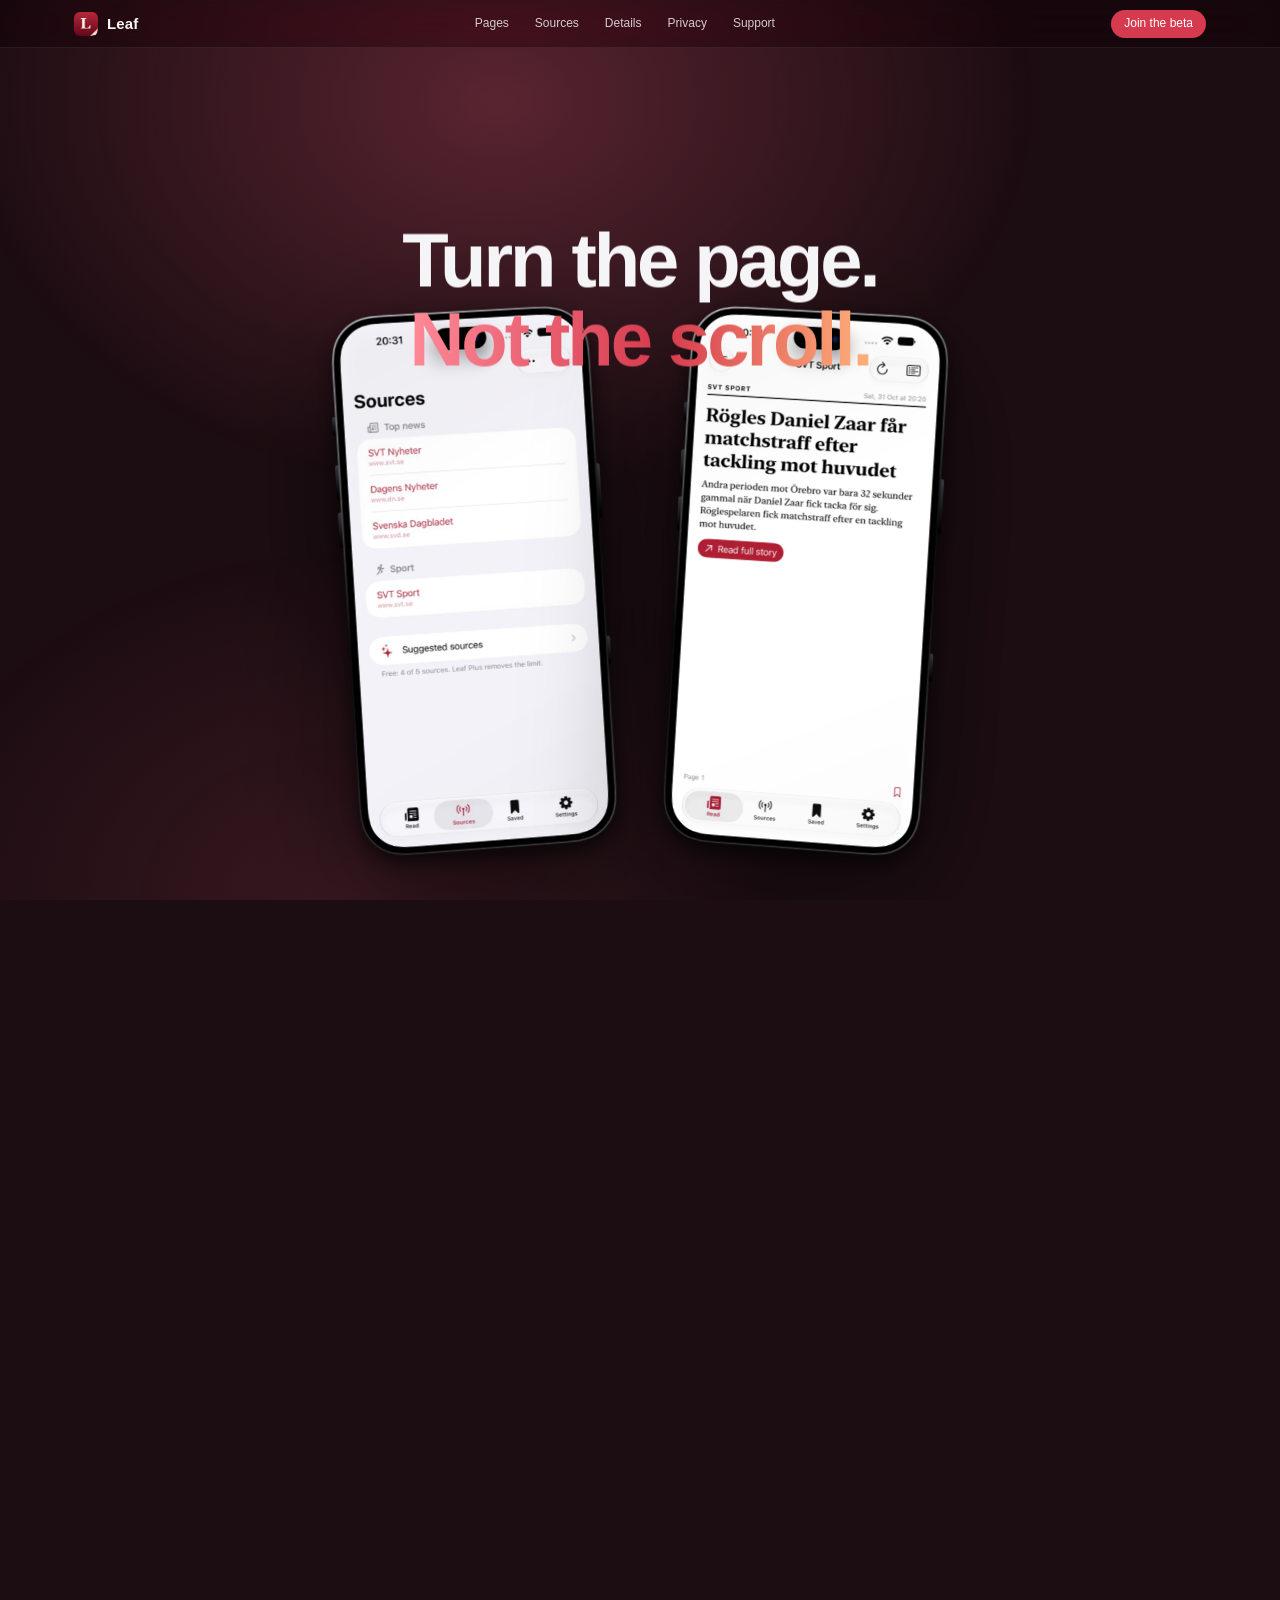
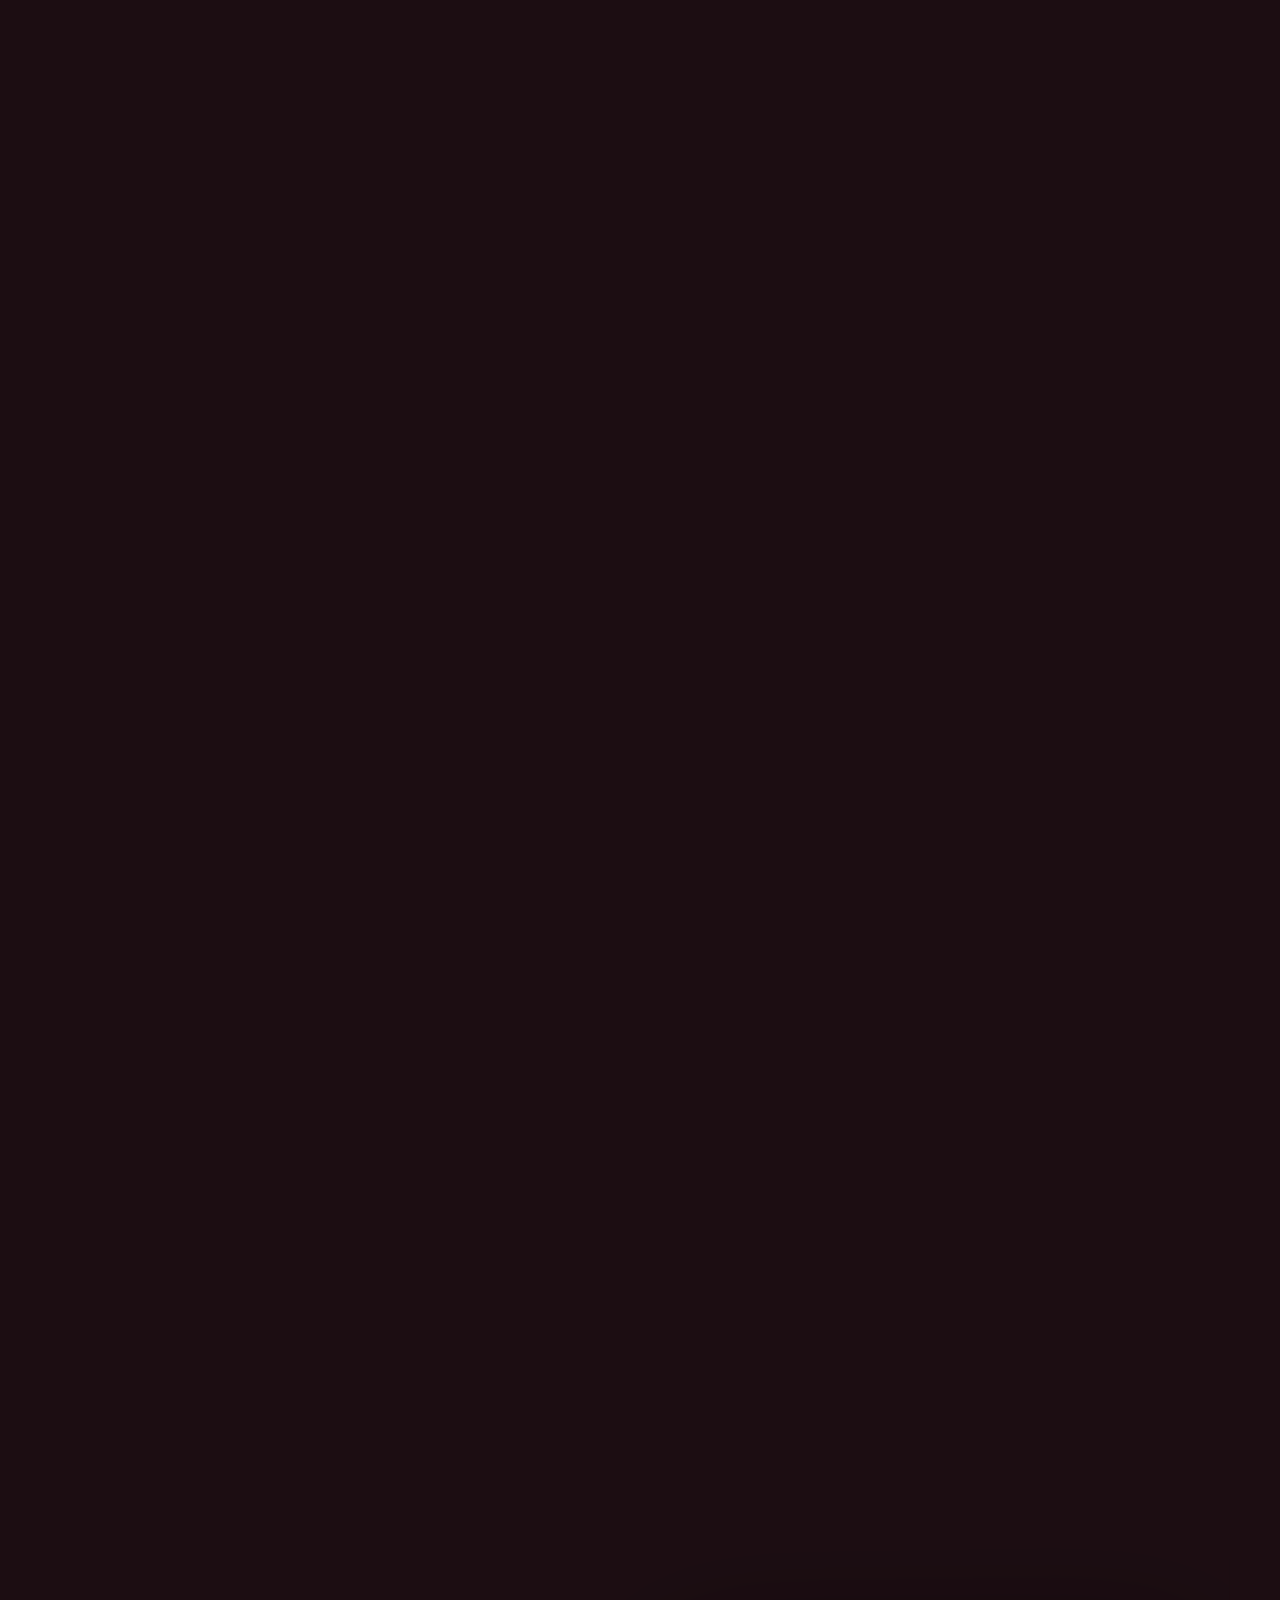
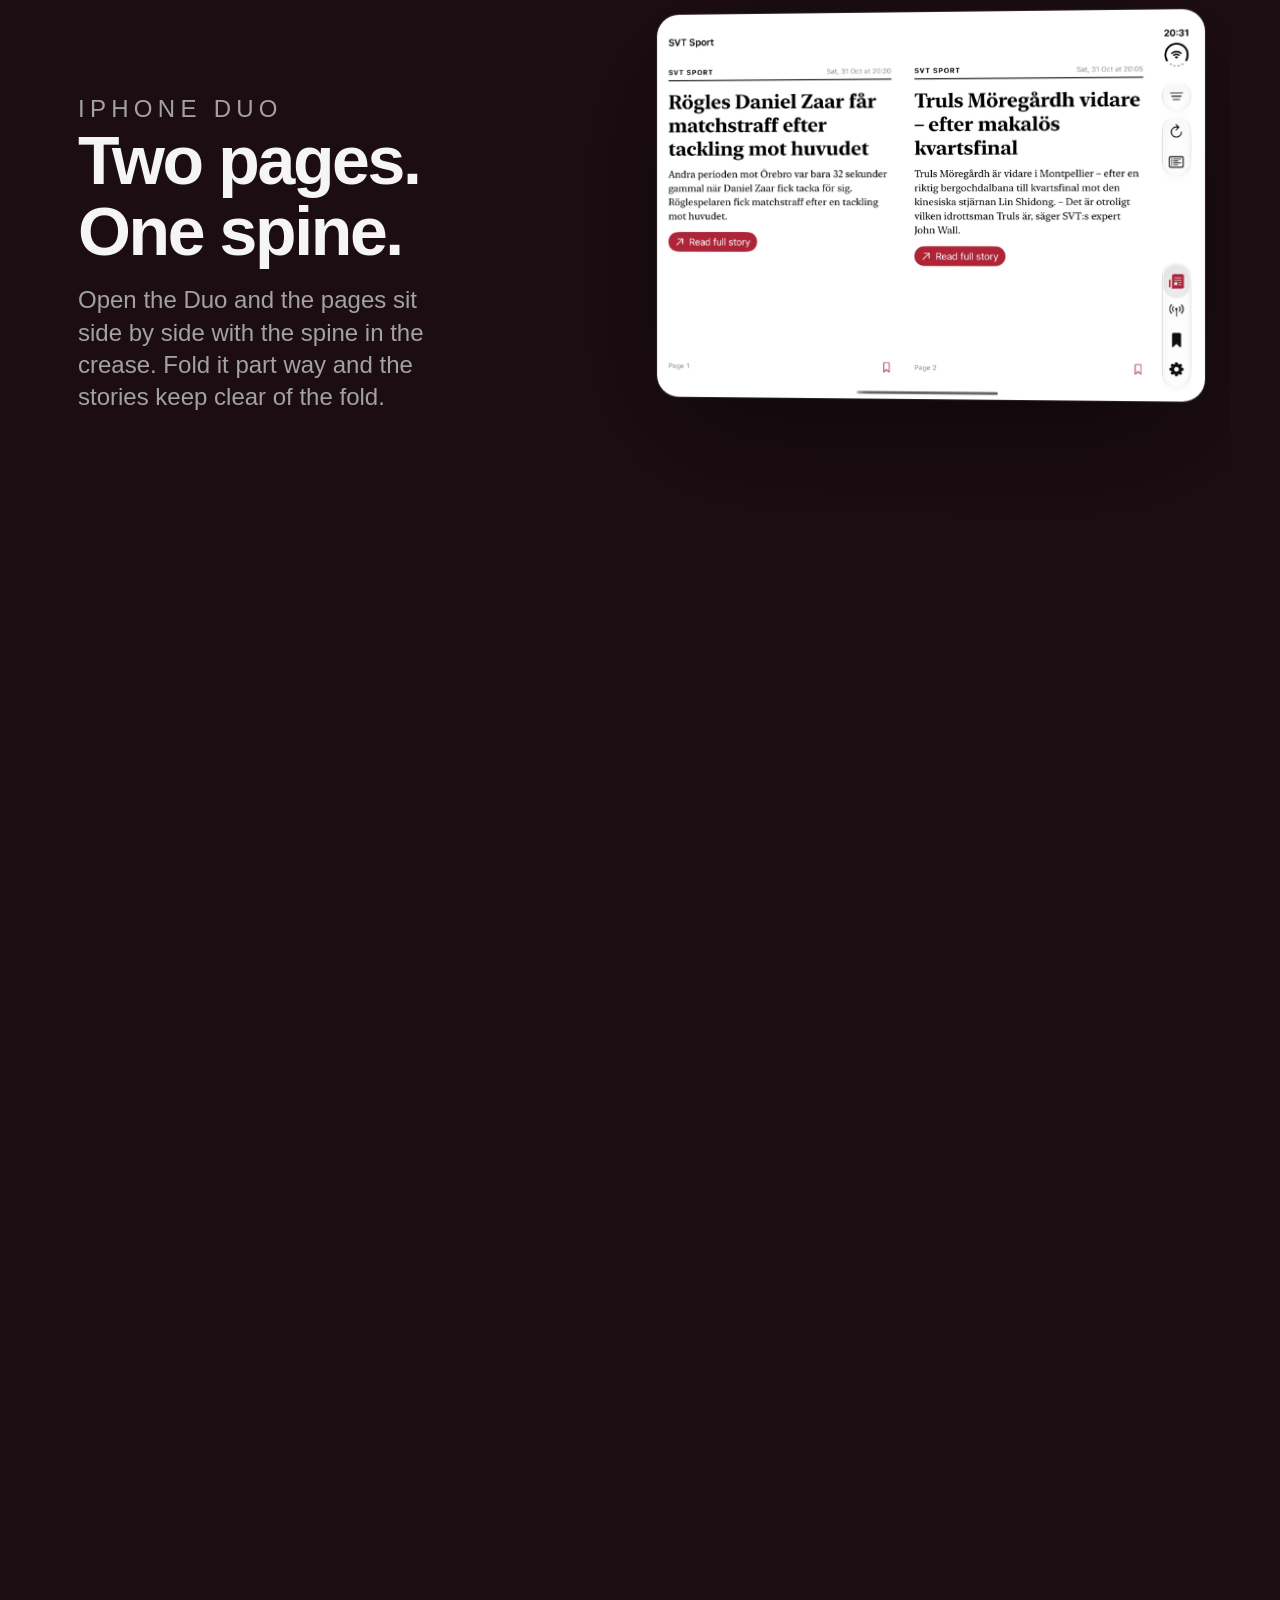
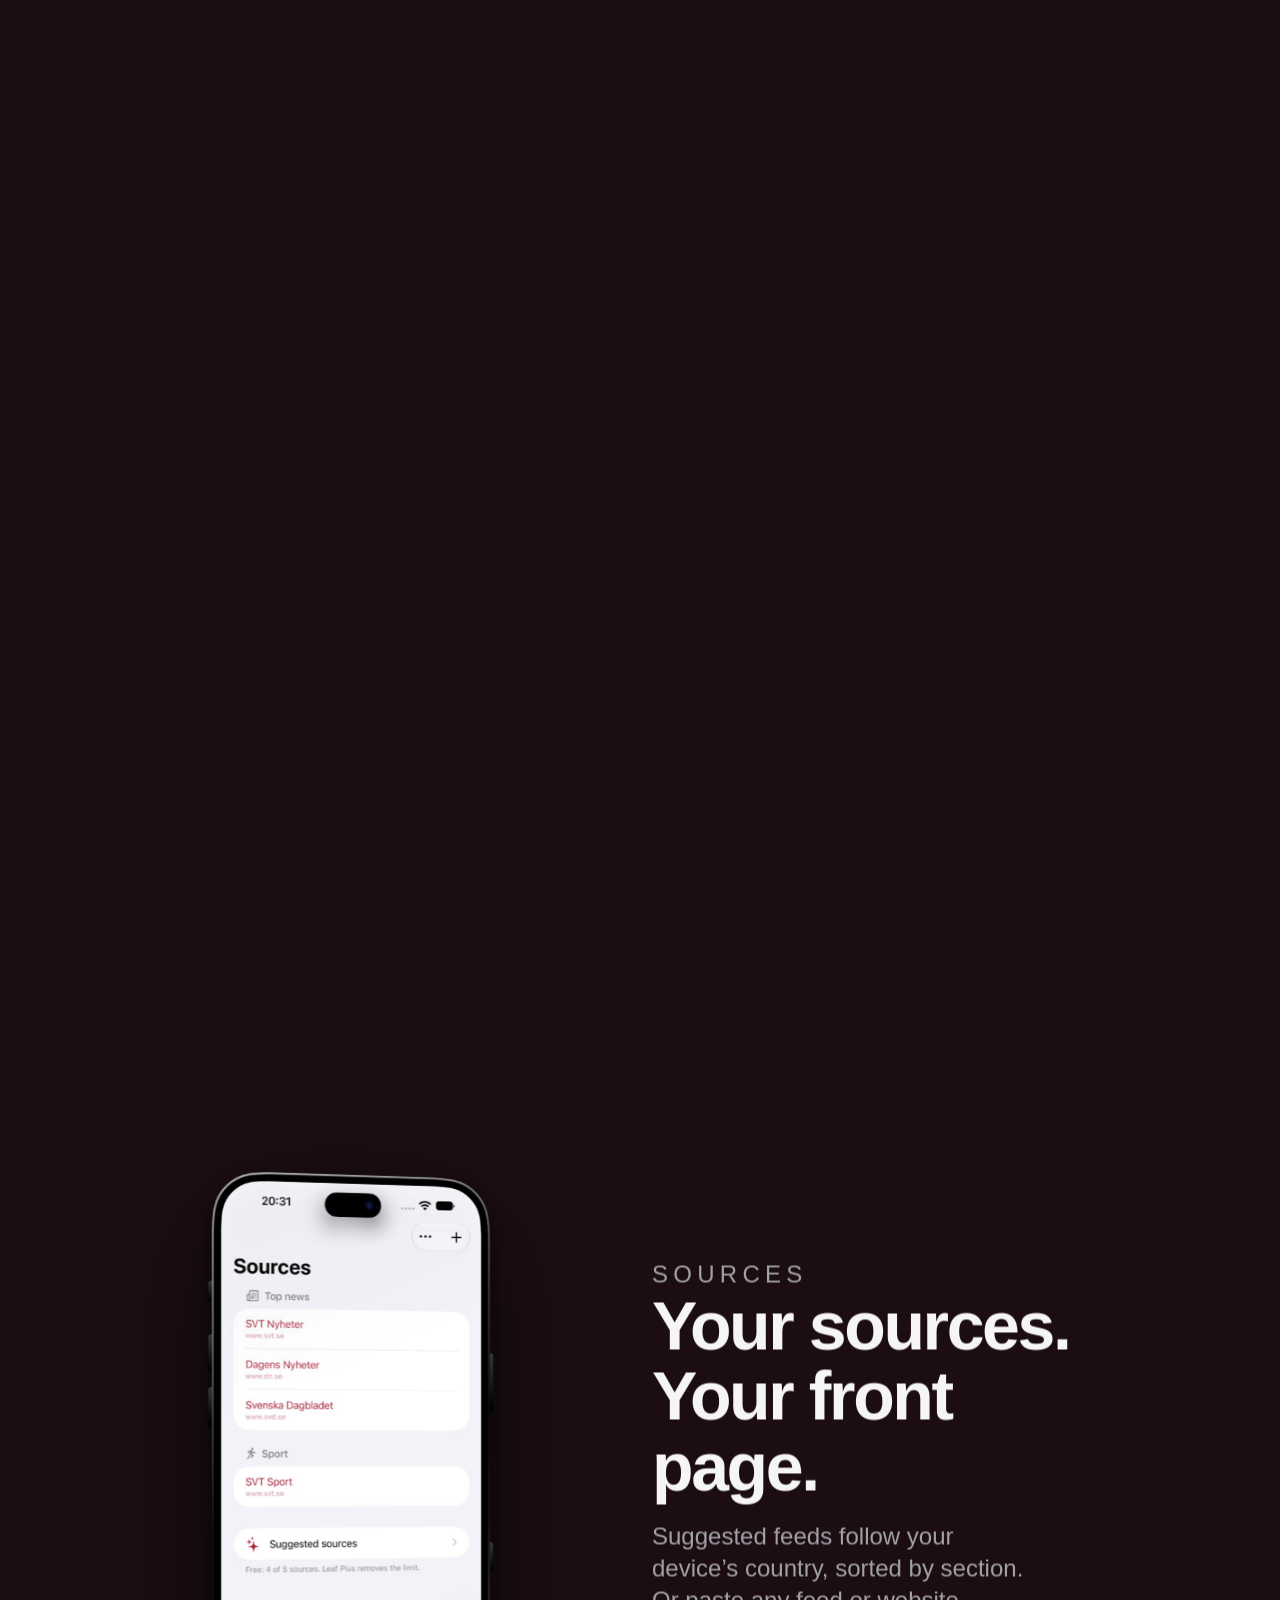
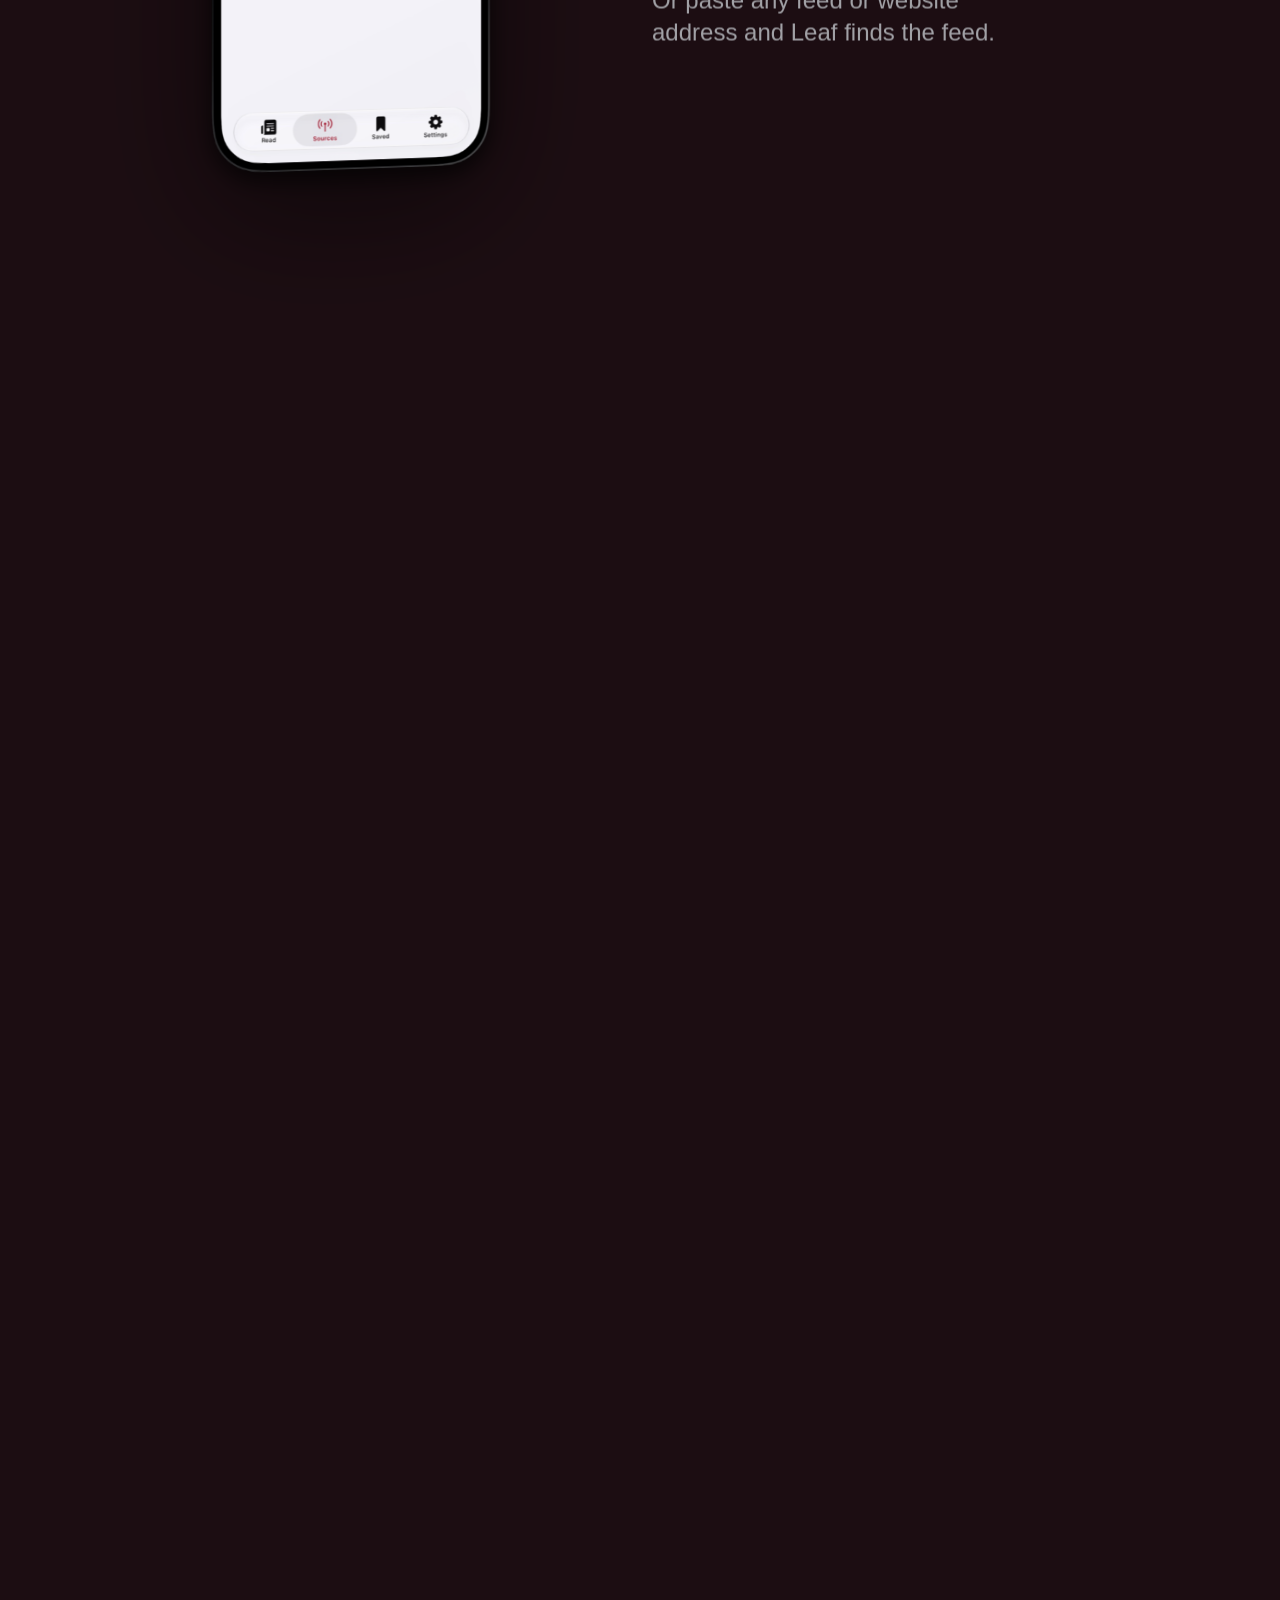
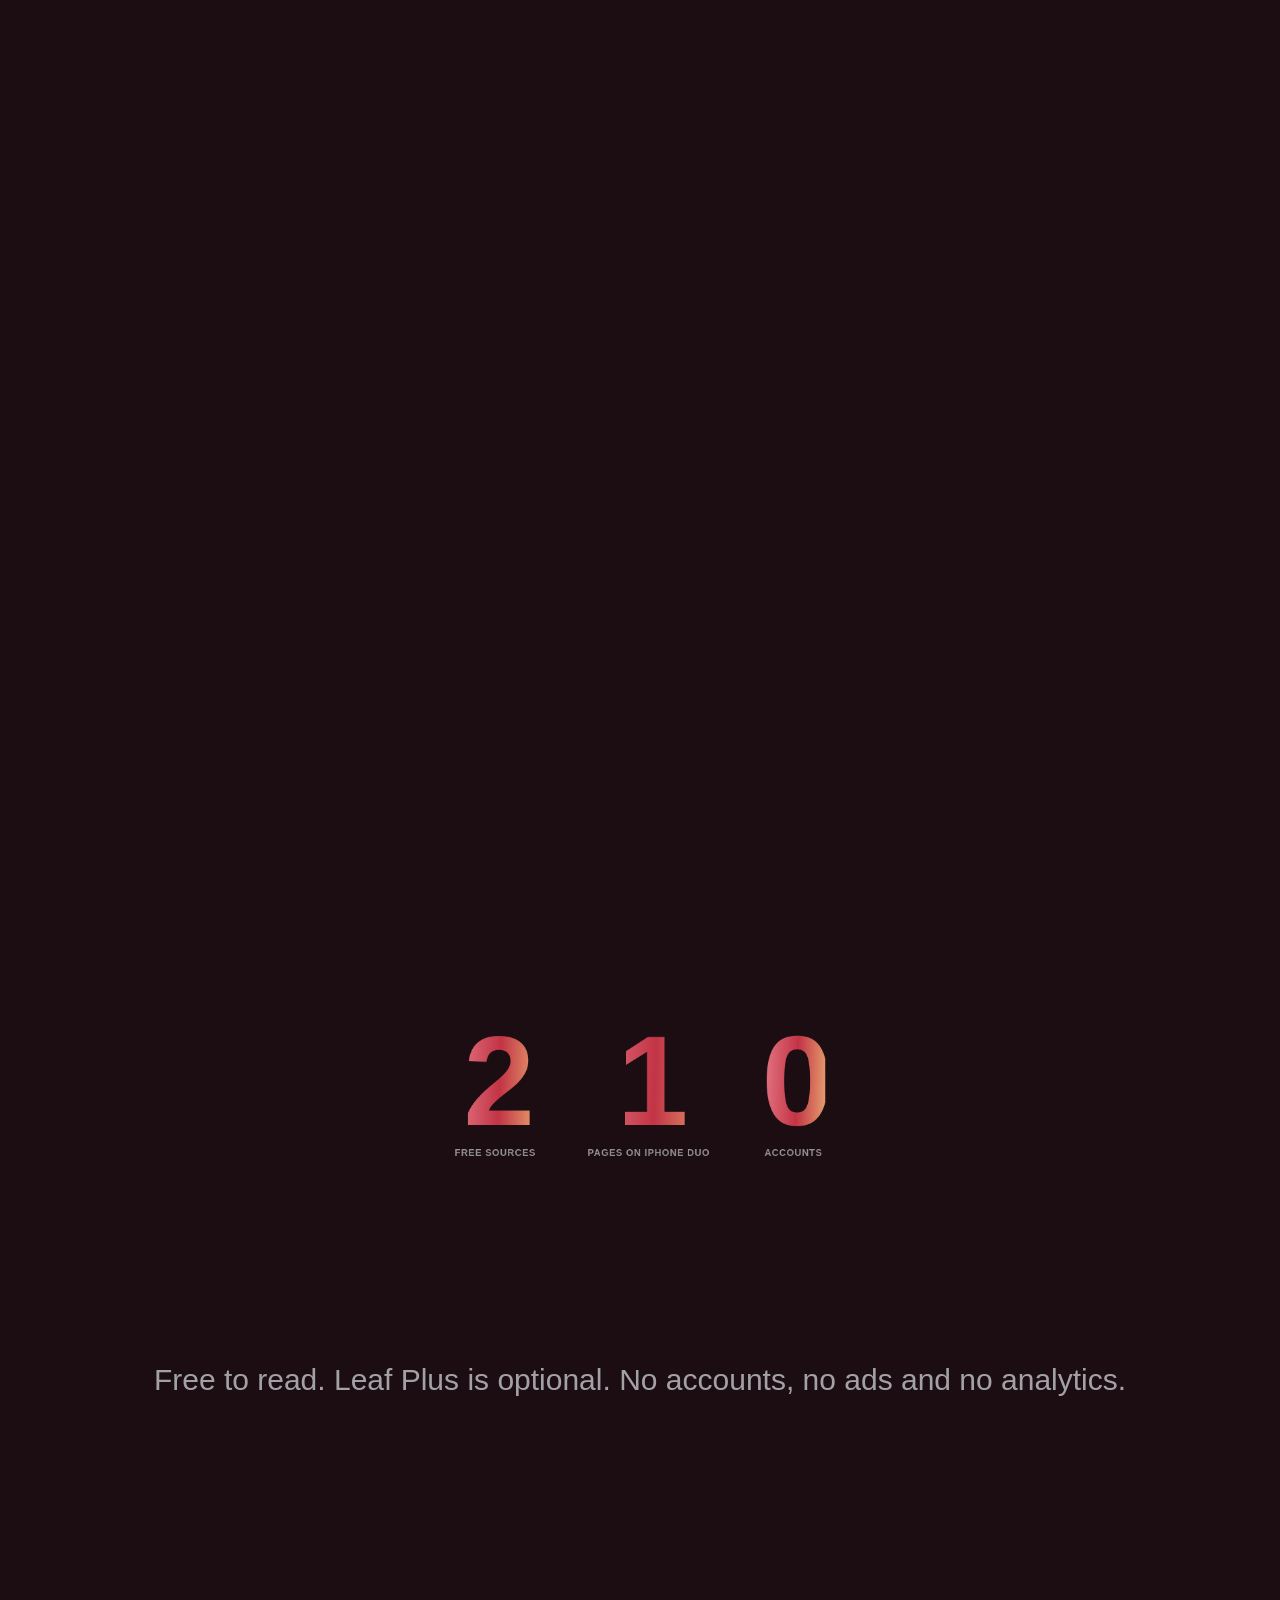
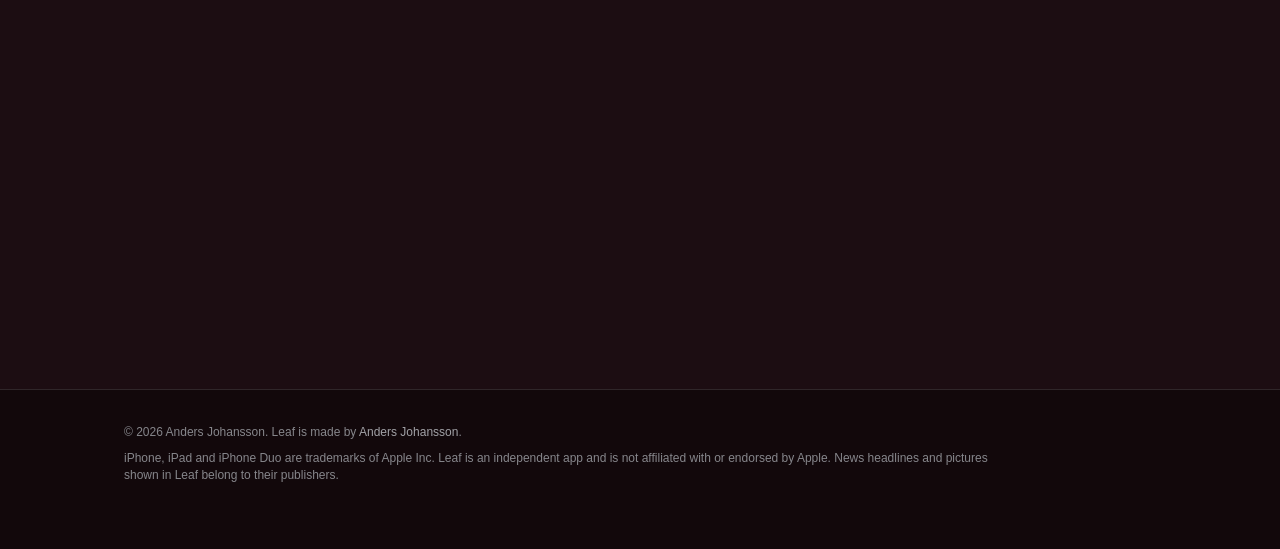
<file: index.html>
<!doctype html>
<html lang="en">
<head>
  <meta charset="utf-8">
  <meta name="viewport" content="width=device-width, initial-scale=1, viewport-fit=cover">
  <title>Leaf – an RSS reader where the news turns like a page</title>
  <meta name="description" content="Leaf is an RSS reader for iPhone, iPad and iPhone Duo where every story is a page and the page curls over like paper. iCloud sync, a widget, a morning edition, no accounts and no tracking.">
  <meta name="theme-color" content="#14080b">
  <link rel="icon" type="image/png" href="assets/favicon.png">
  <link rel="apple-touch-icon" href="assets/apple-touch-icon.png">
  <meta property="og:title" content="Leaf">
  <meta property="og:description" content="The news, one page at a time. An RSS reader for iPhone, iPad and iPhone Duo.">
  <meta property="og:type" content="website">
  <meta property="og:url" content="https://idrewn.github.io/leaf-site/">
  <meta property="og:image" content="https://idrewn.github.io/leaf-site/assets/og.jpg">
  <link rel="stylesheet" href="motion.css">
  <link rel="stylesheet" href="theme.css">
</head>
<body>
<div class="ambient" aria-hidden="true"></div>
<header class="nav"><div class="wrap">
  <a class="brand" href="./"><img src="assets/icon.png" alt="" width="24" height="24">Leaf</a>
  <ul><li><a href="#pages">Pages</a></li><li><a href="#sources">Sources</a></li><li><a href="#details">Details</a></li><li><a href="privacy.html">Privacy</a></li><li><a href="support.html">Support</a></li></ul>
  <a class="buy" href="https://testflight.apple.com/join/WN9FSDAE">Join the beta</a>
</div></header>
<main>
<section class="stage hero" id="top" style="--n:3.3" data-stage data-bg="#14080b" data-glow="214,58,78">
  <div class="pin">
    <div class="hero-copy" data-beat="-1,-0.5,0.2,0.46" data-travel="-110">
      <p class="eyebrow">RSS reader · iPhone · iPad · iPhone Duo</p>
      <h1>Leaf.<br><span class="grad">The news, one page at a time.</span></h1>
      <p class="lead">Follow the sources you choose and turn each story like a page in a newspaper.</p>
      <div class="cta"><a class="pill fill" href="https://testflight.apple.com/join/WN9FSDAE">Join the beta</a><a class="pill line" href="#pages">See how it turns</a></div>
    </div>
    <p class="hero-tag" data-beat="0.42,0.62,2,3" data-travel="50">Turn the page.<br><span class="grad">Not the scroll.</span></p>
    <div class="fan"><div class="device" data-motion="fan" data-i="0" data-n="2"><img src="assets/phone-sources.png" alt="Leaf: choosing sources" width="1306" height="2360"></div><div class="device" data-motion="fan" data-i="1" data-n="2"><img src="assets/phone-iphone.png" alt="Leaf: a story as a page" width="1306" height="2360"></div></div>
  </div>
</section>
<section class="stage" id="pages" style="--n:3.15" data-stage data-bg="#1a0a0e" data-glow="214,58,78">
  <i class="mark" aria-hidden="true" data-bg="#1a0a0e" data-glow="214,58,78" style="position:absolute;left:0;top:32.94%;width:1px;height:1px"></i>
<i class="mark" aria-hidden="true" data-bg="#1c0d12" data-glow="230,90,120" style="position:absolute;left:0;top:67.06%;width:1px;height:1px"></i>
  <div class="pin split">
    <div class="copy"><div class="beat" data-beat="-1.000,-0.500,0.450,0.550">
        <p class="eyebrow">Pages that turn</p>
        <h2>A story is a page.</h2>
        <p>No endless scroll. A story is a page, the next story is the next page, and turning it feels like paper.</p>
      </div><div class="beat" data-beat="0.450,0.550,2.000,3.000">
        <p class="eyebrow">iPhone Duo</p>
        <h2>Two pages. One spine.</h2>
        <p>Open the Duo and the pages sit side by side with the spine in the crease. Fold it part way and the stories keep clear of the fold.</p>
      </div></div>
    <div class="devwrap"><div class="device wide" data-motion="wide" style="aspect-ratio:1600/1125"><img data-beat="-1.000,-0.500,0.440,0.560" src="assets/duo-curl.jpg" alt="A page curling over in Leaf on an iPhone Duo" loading="lazy" width=1600 height=1125><img data-beat="0.440,0.560,2.000,3.000" src="assets/duo.jpg" alt="Leaf on an iPhone Duo with two pages" loading="lazy" width=1600 height=1125></div></div>
  </div>
</section>
<section class="stage" id="sources" style="--n:3.15" data-stage data-bg="#17090c" data-glow="255,138,110">
  <i class="mark" aria-hidden="true" data-bg="#17090c" data-glow="255,138,110" style="position:absolute;left:0;top:32.94%;width:1px;height:1px"></i>
<i class="mark" aria-hidden="true" data-bg="#1f0c0f" data-glow="214,58,78" style="position:absolute;left:0;top:67.06%;width:1px;height:1px"></i>
  <div class="pin split flip">
    <div class="copy"><div class="beat" data-beat="-1.000,-0.500,0.450,0.550">
        <p class="eyebrow">Sources</p>
        <h2>Your sources. Your front page.</h2>
        <p>Suggested feeds follow your device&rsquo;s country, sorted by section. Or paste any feed or website address and Leaf finds the feed.</p>
      </div><div class="beat" data-beat="0.450,0.550,2.000,3.000">
        <p class="eyebrow">Reading</p>
        <h2>Read it your way.</h2>
        <p>Search, jump from the table of contents, show only unread stories, and choose typeface, text size and a paper or sepia background.</p>
      </div></div>
    <div class="devwrap"><div class="device" data-motion="sway"><img data-beat="-1.000,-0.500,0.440,0.560" src="assets/phone-sources.png" alt="Choosing sources" loading="lazy" width=1306 height=2360><img data-beat="0.440,0.560,2.000,3.000" src="assets/phone-iphone.png" alt="A story in Leaf" loading="lazy" width=1306 height=2360></div></div>
  </div>
</section>
<section class="stage numbers" style="--n:2.6" data-stage data-bg="#1a0b12" data-glow="200,60,140">
  <div class="pin"><div class="row" data-zoom><div><div class="n grad" data-count="5" data-pre="" data-suf="">0</div><div class="l">free sources</div></div><div><div class="n grad" data-count="2" data-pre="" data-suf="">0</div><div class="l">pages on iPhone Duo</div></div><div><div class="n grad" data-count="0" data-pre="" data-suf="">0</div><div class="l">accounts</div></div></div><p class="sentence">Free to read. Leaf Plus is optional. No accounts, no ads and no analytics.</p></div>
</section>
<section class="block center" id="details" data-bg="#14080b" data-glow="214,58,78">
  <div class="wrap">
    <p class="eyebrow" data-reveal>Details</p>
    <h2 data-reveal>A newspaper that is yours.</h2>
    <p class="lead" data-reveal>The sources are your own and the front page is made fresh each time.</p>
    <div class="bento"><div class="tile w4 hot" data-reveal><span class="k">iCloud</span><h3>Where you left off.</h3><p>Your sources, saved stories and reading place sync between your devices through iCloud, and are in your iCloud backup, so a new phone picks up on the same page.</p></div><div class="tile " data-reveal><span class="k">Widget</span><h3>The front page, on your Home Screen.</h3><p>The latest headlines on your Home Screen and Lock Screen. Tap one to open that page.</p></div><div class="tile " data-reveal><span class="k">Your feeds</span><h3>Bring your list.</h3><p>Paste a feed or a website address, or move your list with an OPML file.</p></div><div class="tile " data-reveal><span class="k">Local</span><h3>Sources for where you live.</h3><p>Suggested feeds follow your country: Sweden first, then Norway, Denmark, Finland, Germany, France, Spain, the UK, the US and a global list.</p></div><div class="tile w3" data-reveal><span class="k">Plus</span><h3>Free to read. Plus to go further.</h3><p>Leaf Plus is an optional subscription, monthly or yearly: as many sources as you like, notifications from the sources you pick, a morning edition and saved stories. Cancel any time in your Apple ID settings.</p></div><div class="tile w3" data-reveal><span class="k">Private</span><h3>Private by design.</h3><p>No accounts, no ads, no analytics and no servers of mine. Notifications are made on your device. <a href="privacy.html">Read the privacy policy</a>.</p></div></div>
  </div>
</section>
<section class="cta-block" id="get" data-bg="#14080b" data-glow="214,58,78">
  <div class="wrap">
    <img class="icon" src="assets/icon.png" alt="Leaf app icon" width="132" height="132" data-reveal>
    <h2 data-reveal>Get Leaf.</h2>
    <p class="lead" data-reveal>In TestFlight beta now. For iPhone and iPad with iOS 26 or later, in English and Swedish. The fold-aware iPhone Duo layout needs iOS 27.1.</p>
    <div class="cta" data-reveal><a class="pill fill" href="https://testflight.apple.com/join/WN9FSDAE">Join the beta</a><a class="pill line" href="support.html">Support</a></div>
    
  </div>
</section>
</main>
<footer><div class="wrap"><p>&copy; 2026 Anders Johansson. Leaf is made by <a href="https://github.com/iDrewn">Anders Johansson</a>.</p>
    <p>iPhone, iPad and iPhone Duo are trademarks of Apple Inc. Leaf is an independent app and is not affiliated with or endorsed by Apple. News headlines and pictures shown in Leaf belong to their publishers.</p></div></footer>
<script src="motion.js" defer></script>
</body>
</html>
</file>
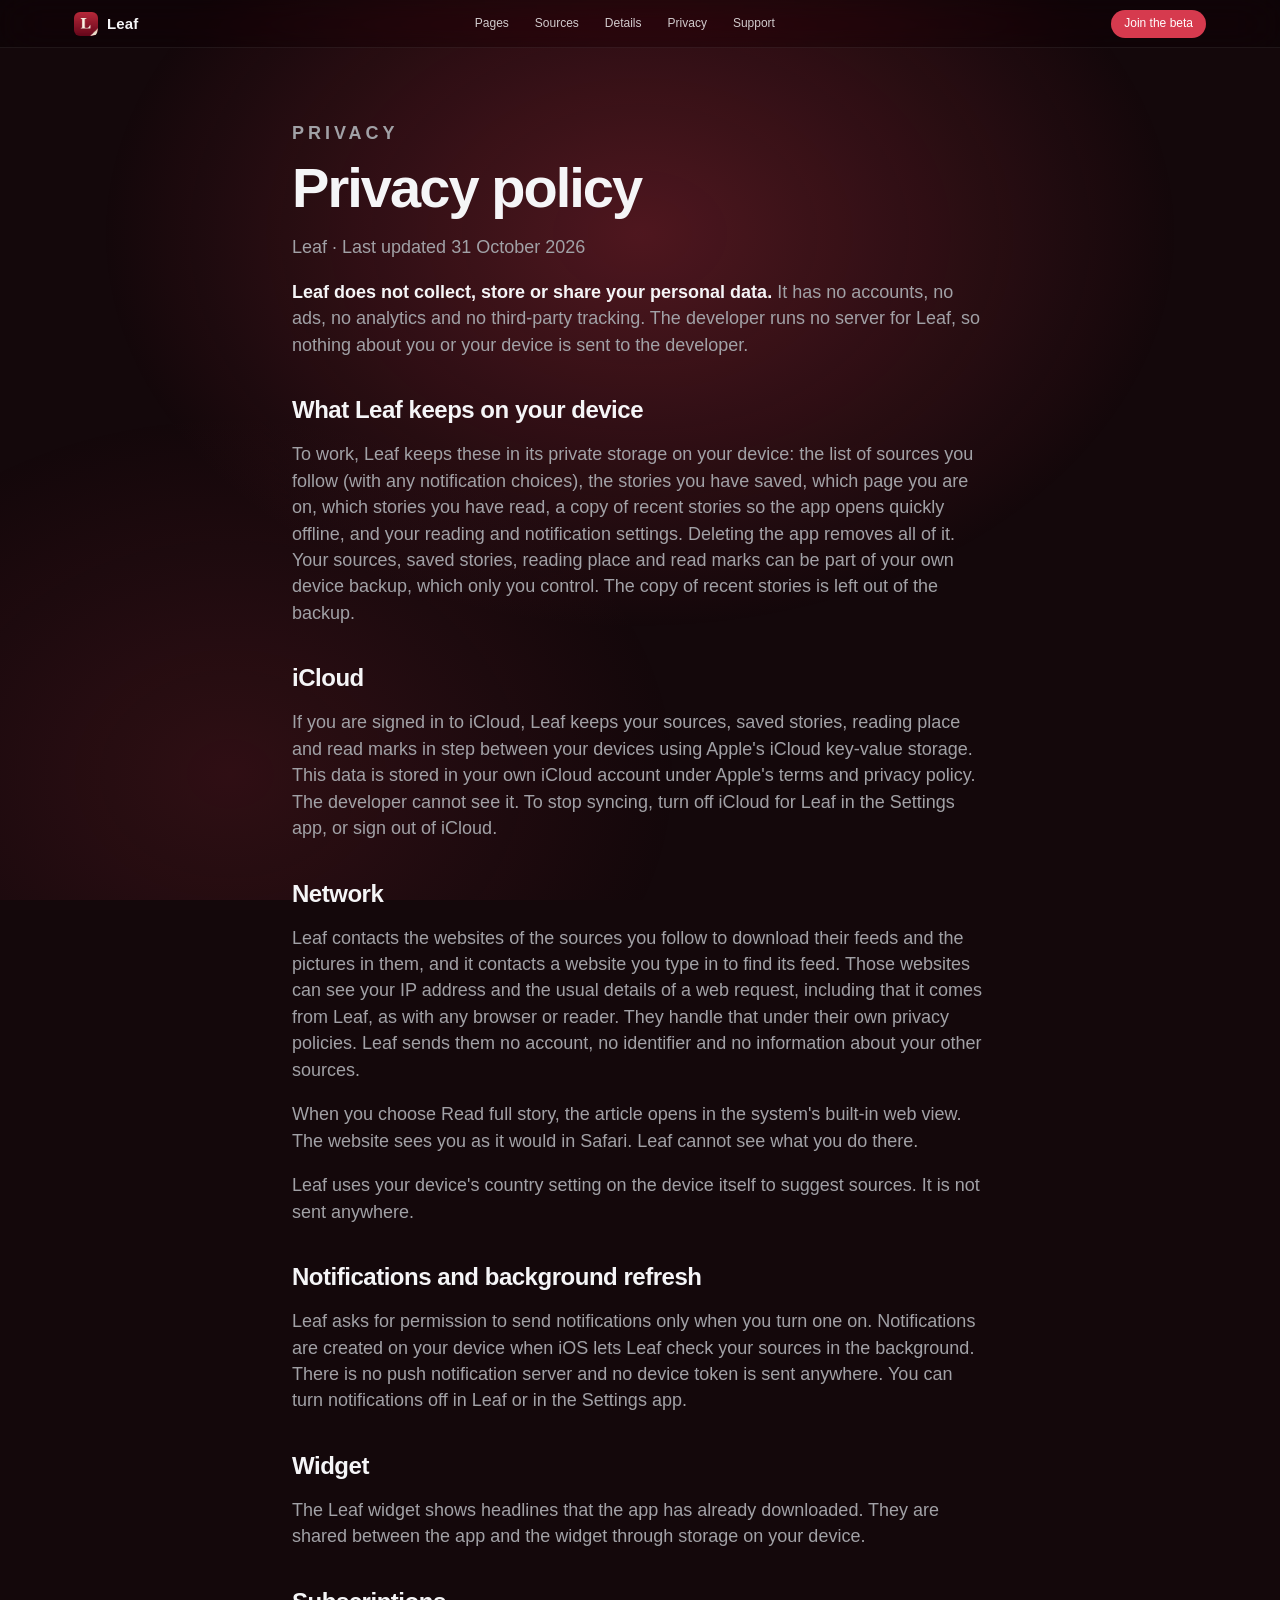
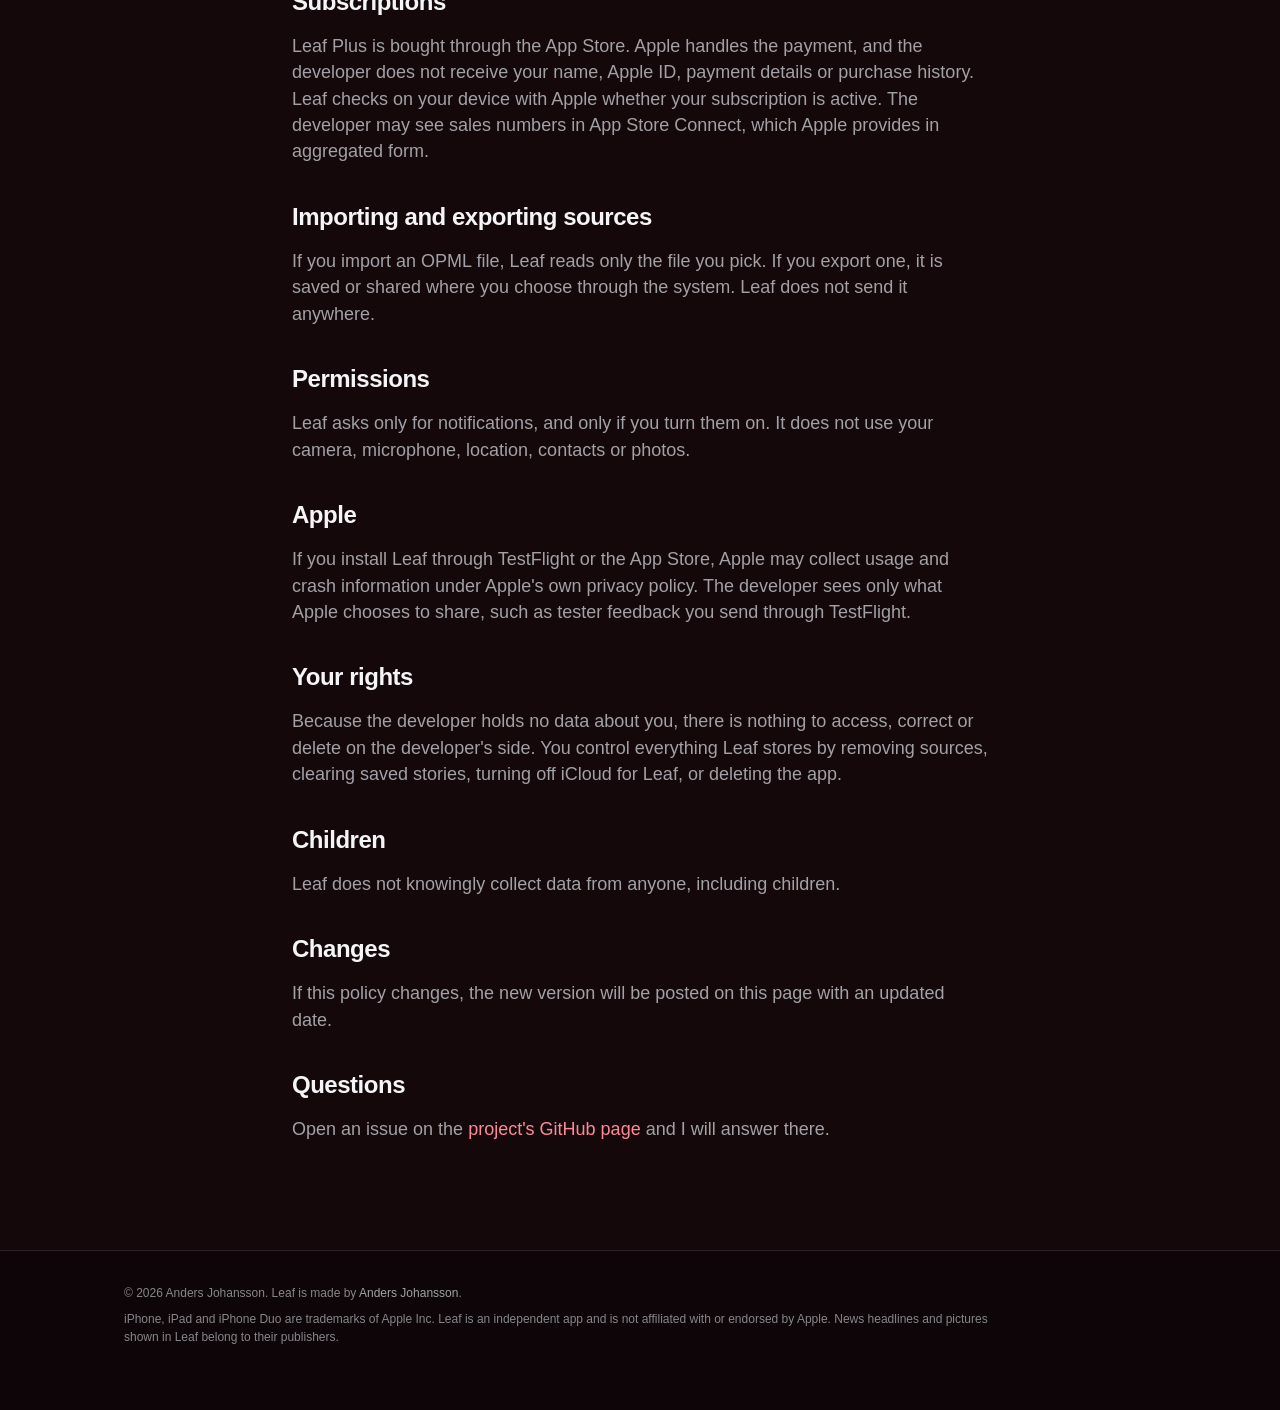
<file: privacy.html>
<!doctype html>
<html lang="en">
<head>
  <meta charset="utf-8">
  <meta name="viewport" content="width=device-width, initial-scale=1, viewport-fit=cover">
  <title>Privacy policy – Leaf</title>
  <meta name="description" content="How Leaf handles your data.">
  <meta name="theme-color" content="#14080b">
  <link rel="icon" type="image/png" href="assets/favicon.png">
  <link rel="apple-touch-icon" href="assets/apple-touch-icon.png">
  <link rel="stylesheet" href="motion.css">
  <link rel="stylesheet" href="theme.css">
</head>
<body>
<div class="ambient" aria-hidden="true"></div>
<header class="nav"><div class="wrap">
  <a class="brand" href="./"><img src="assets/icon.png" alt="" width="24" height="24">Leaf</a>
  <ul><li><a href="./#pages">Pages</a></li><li><a href="./#sources">Sources</a></li><li><a href="./#details">Details</a></li><li><a href="./privacy.html">Privacy</a></li><li><a href="./support.html">Support</a></li></ul>
  <a class="buy" href="https://testflight.apple.com/join/WN9FSDAE">Join the beta</a>
</div></header>
<main class="doc">
  <article class="prose">
    <p class="eyebrow">Privacy</p>
  <h1>Privacy policy</h1>
    <p class="meta">Leaf &middot; Last updated 31 October 2026</p>

    <p><strong>Leaf does not collect, store or share your personal data.</strong> It has no accounts, no ads, no analytics and no third-party tracking. The developer runs no server for Leaf, so nothing about you or your device is sent to the developer.</p>

    <h2>What Leaf keeps on your device</h2>
    <p>To work, Leaf keeps these in its private storage on your device: the list of sources you follow (with any notification choices), the stories you have saved, which page you are on, which stories you have read, a copy of recent stories so the app opens quickly offline, and your reading and notification settings. Deleting the app removes all of it. Your sources, saved stories, reading place and read marks can be part of your own device backup, which only you control. The copy of recent stories is left out of the backup.</p>

    <h2>iCloud</h2>
    <p>If you are signed in to iCloud, Leaf keeps your sources, saved stories, reading place and read marks in step between your devices using Apple's iCloud key-value storage. This data is stored in your own iCloud account under Apple's terms and privacy policy. The developer cannot see it. To stop syncing, turn off iCloud for Leaf in the Settings app, or sign out of iCloud.</p>

    <h2>Network</h2>
    <p>Leaf contacts the websites of the sources you follow to download their feeds and the pictures in them, and it contacts a website you type in to find its feed. Those websites can see your IP address and the usual details of a web request, including that it comes from Leaf, as with any browser or reader. They handle that under their own privacy policies. Leaf sends them no account, no identifier and no information about your other sources.</p>
    <p>When you choose Read full story, the article opens in the system's built-in web view. The website sees you as it would in Safari. Leaf cannot see what you do there.</p>
    <p>Leaf uses your device's country setting on the device itself to suggest sources. It is not sent anywhere.</p>

    <h2>Notifications and background refresh</h2>
    <p>Leaf asks for permission to send notifications only when you turn one on. Notifications are created on your device when iOS lets Leaf check your sources in the background. There is no push notification server and no device token is sent anywhere. You can turn notifications off in Leaf or in the Settings app.</p>

    <h2>Widget</h2>
    <p>The Leaf widget shows headlines that the app has already downloaded. They are shared between the app and the widget through storage on your device.</p>

    <h2>Subscriptions</h2>
    <p>Leaf Plus is bought through the App Store. Apple handles the payment, and the developer does not receive your name, Apple ID, payment details or purchase history. Leaf checks on your device with Apple whether your subscription is active. The developer may see sales numbers in App Store Connect, which Apple provides in aggregated form.</p>

    <h2>Importing and exporting sources</h2>
    <p>If you import an OPML file, Leaf reads only the file you pick. If you export one, it is saved or shared where you choose through the system. Leaf does not send it anywhere.</p>

    <h2>Permissions</h2>
    <p>Leaf asks only for notifications, and only if you turn them on. It does not use your camera, microphone, location, contacts or photos.</p>

    <h2>Apple</h2>
    <p>If you install Leaf through TestFlight or the App Store, Apple may collect usage and crash information under Apple's own privacy policy. The developer sees only what Apple chooses to share, such as tester feedback you send through TestFlight.</p>

    <h2>Your rights</h2>
    <p>Because the developer holds no data about you, there is nothing to access, correct or delete on the developer's side. You control everything Leaf stores by removing sources, clearing saved stories, turning off iCloud for Leaf, or deleting the app.</p>

    <h2>Children</h2>
    <p>Leaf does not knowingly collect data from anyone, including children.</p>

    <h2>Changes</h2>
    <p>If this policy changes, the new version will be posted on this page with an updated date.</p>

    <h2>Questions</h2>
    <p>Open an issue on the <a href="https://github.com/iDrewn/leaf-site/issues">project's GitHub page</a> and I will answer there.</p>
  </article>
</main>
<footer><div class="wrap"><p>&copy; 2026 Anders Johansson. Leaf is made by <a href="https://github.com/iDrewn">Anders Johansson</a>.</p>
    <p>iPhone, iPad and iPhone Duo are trademarks of Apple Inc. Leaf is an independent app and is not affiliated with or endorsed by Apple. News headlines and pictures shown in Leaf belong to their publishers.</p></div></footer>
</body>
</html>
</file>
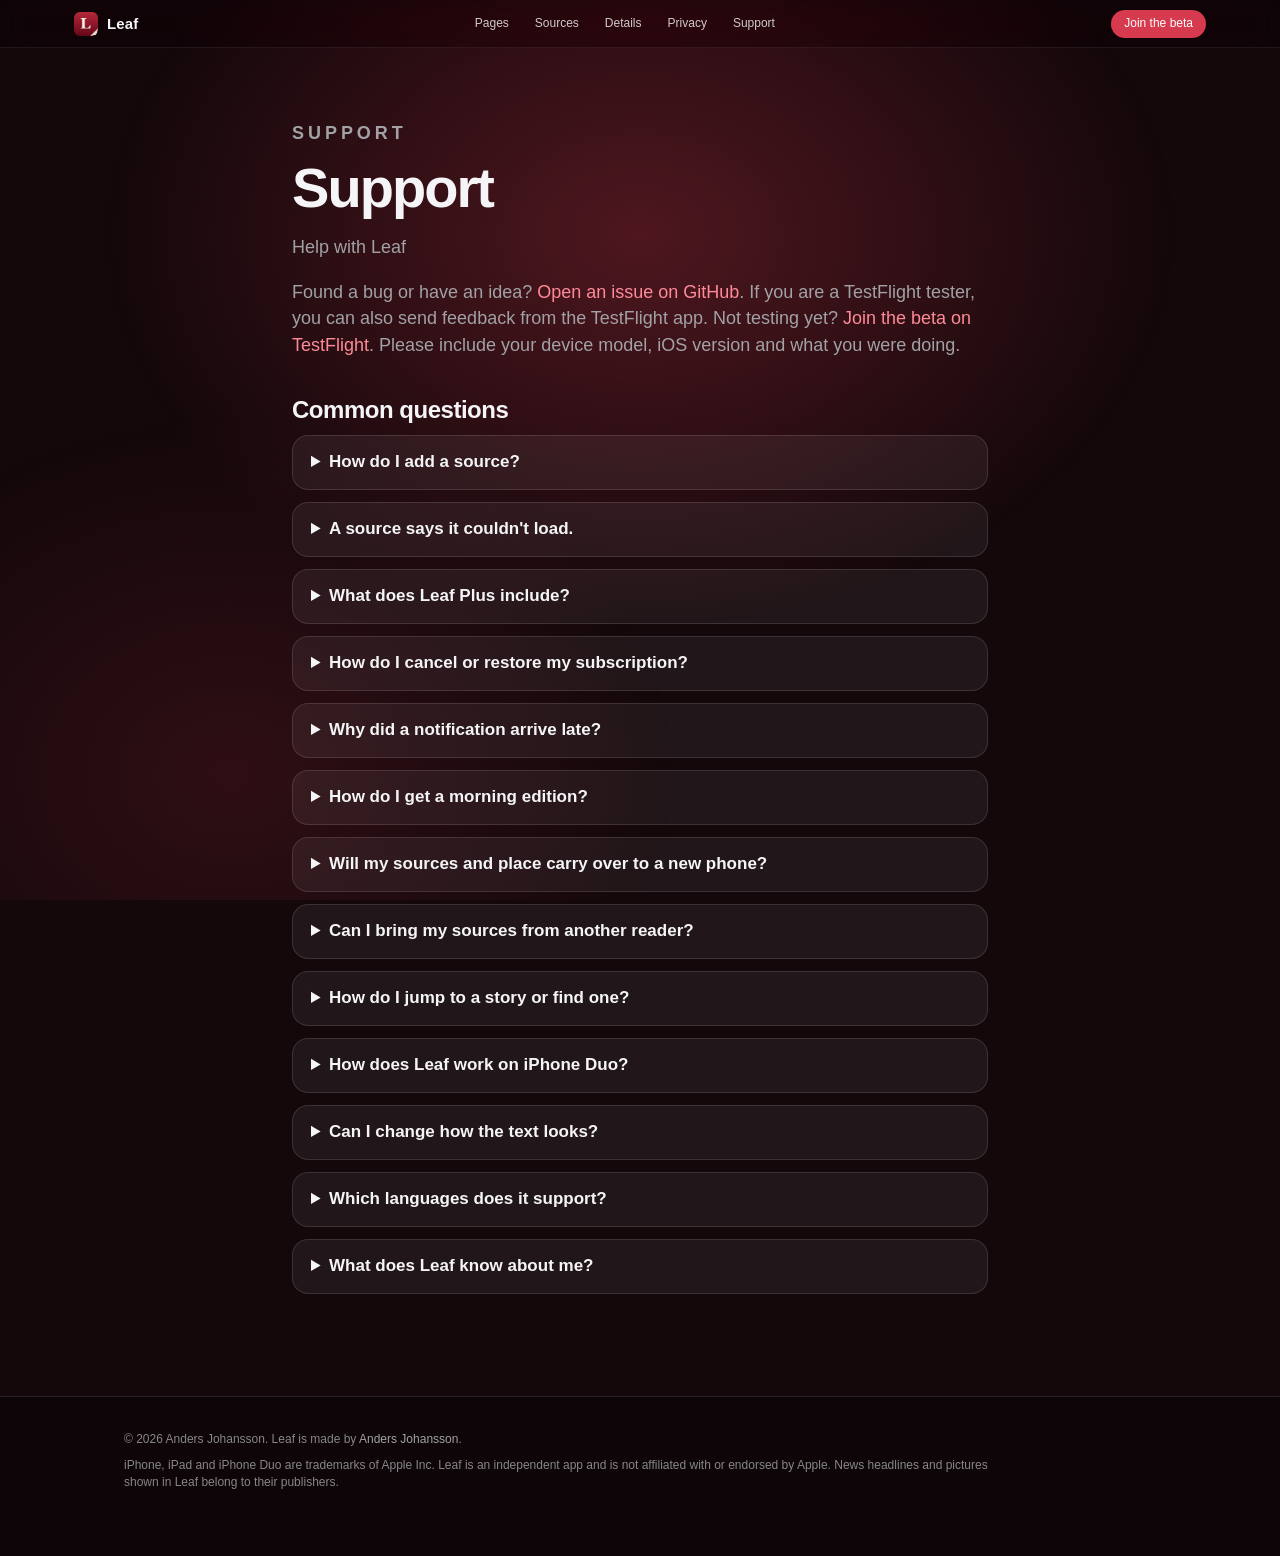
<file: support.html>
<!doctype html>
<html lang="en">
<head>
  <meta charset="utf-8">
  <meta name="viewport" content="width=device-width, initial-scale=1, viewport-fit=cover">
  <title>Support – Leaf</title>
  <meta name="description" content="Help with Leaf.">
  <meta name="theme-color" content="#14080b">
  <link rel="icon" type="image/png" href="assets/favicon.png">
  <link rel="apple-touch-icon" href="assets/apple-touch-icon.png">
  <link rel="stylesheet" href="motion.css">
  <link rel="stylesheet" href="theme.css">
</head>
<body>
<div class="ambient" aria-hidden="true"></div>
<header class="nav"><div class="wrap">
  <a class="brand" href="./"><img src="assets/icon.png" alt="" width="24" height="24">Leaf</a>
  <ul><li><a href="./#pages">Pages</a></li><li><a href="./#sources">Sources</a></li><li><a href="./#details">Details</a></li><li><a href="./privacy.html">Privacy</a></li><li><a href="./support.html">Support</a></li></ul>
  <a class="buy" href="https://testflight.apple.com/join/WN9FSDAE">Join the beta</a>
</div></header>
<main class="doc">
  <article class="prose">
    <p class="eyebrow">Support</p>
  <h1>Support</h1>
    <p class="meta">Help with Leaf</p>

    <p>Found a bug or have an idea? <a href="https://github.com/iDrewn/leaf-site/issues">Open an issue on GitHub</a>. If you are a TestFlight tester, you can also send feedback from the TestFlight app. Not testing yet? <a href="https://testflight.apple.com/join/WN9FSDAE" rel="noopener">Join the beta on TestFlight</a>. Please include your device model, iOS version and what you were doing.</p>

    <h2>Common questions</h2>

    <details>
      <summary>How do I add a source?</summary>
      <p>Open the Sources tab and tap +. Paste the address of a feed, or of a website that has one, and Leaf finds the feed. For ready-made choices, open Suggested sources: the list follows your device's country, and you can switch country in the menu.</p>
    </details>
    <details>
      <summary>A source says it couldn't load.</summary>
      <p>Publishers sometimes move or retire their feeds. Check that the address still works in a browser, then remove the source and add it again with the new address. A small warning sign shows next to a source that failed on the last refresh.</p>
    </details>
    <details>
      <summary>What does Leaf Plus include?</summary>
      <p>Leaf is free for up to 5 sources. Leaf Plus is an optional monthly or yearly subscription that removes the limit and adds notifications from sources you choose, a morning edition and saving stories to read later. Reading, search, the widget, import and export of sources and iCloud sync are free.</p>
    </details>
    <details>
      <summary>How do I cancel or restore my subscription?</summary>
      <p>Cancel in the Settings app: tap your name, then Subscriptions. In Leaf, Settings has Manage subscription and Restore purchases.</p>
    </details>
    <details>
      <summary>Why did a notification arrive late?</summary>
      <p>Leaf has no server. iOS decides when an app may check for news in the background, and it does so less often when the battery is low, Low Power Mode is on or you rarely open the app. Alerts therefore arrive some time after a story is published. Make sure Background App Refresh is on for Leaf in the Settings app.</p>
    </details>
    <details>
      <summary>How do I get a morning edition?</summary>
      <p>In Leaf, go to Settings, Notifications, and turn on Morning edition. Pick a time. The notification shows the top headlines from the last time Leaf refreshed, and tapping it opens the front page.</p>
    </details>
    <details>
      <summary>Will my sources and place carry over to a new phone?</summary>
      <p>Yes, if you are signed in to iCloud. Leaf syncs your sources, saved stories, reading place and read marks through iCloud, and they are also in your iCloud backup. After a restore, Leaf downloads the news again and opens on your page, or the nearest story if the old one has left the feed.</p>
    </details>
    <details>
      <summary>Can I bring my sources from another reader?</summary>
      <p>Export an OPML file from your other reader, then in Leaf open Sources, tap the &hellip; button and choose Import sources. Without Leaf Plus the import stops at 5 sources. To take your list with you, choose Export sources.</p>
    </details>
    <details>
      <summary>How do I jump to a story or find one?</summary>
      <p>Tap the contents button at the top of the Read tab. It lists the stories in the current section, and you can search all of your stories there. The menu at the top left lets you show one section or one source, or only unread stories.</p>
    </details>
    <details>
      <summary>How does Leaf work on iPhone Duo?</summary>
      <p>On the inner display Leaf shows two pages side by side. When the device is partly folded, the pages sit on either side of the fold and keep their text clear of it. The system moves the tab bar and toolbar to the side of the screen, as it does in other apps. The fold-aware layout needs iOS 27.1.</p>
    </details>
    <details>
      <summary>Can I change how the text looks?</summary>
      <p>Yes. In Settings, under Reading, you can choose typeface, text size and a white or sepia page.</p>
    </details>
    <details>
      <summary>Which languages does it support?</summary>
      <p>English and Swedish. It uses the language your device is set to.</p>
    </details>
    <details>
      <summary>What does Leaf know about me?</summary>
      <p>Nothing. There are no accounts and no analytics. <a href="privacy.html">Read the privacy policy</a>.</p>
    </details>
  </article>
</main>
<footer><div class="wrap"><p>&copy; 2026 Anders Johansson. Leaf is made by <a href="https://github.com/iDrewn">Anders Johansson</a>.</p>
    <p>iPhone, iPad and iPhone Duo are trademarks of Apple Inc. Leaf is an independent app and is not affiliated with or endorsed by Apple. News headlines and pictures shown in Leaf belong to their publishers.</p></div></footer>
</body>
</html>
</file>
<file: motion.css>
/* Shared base for the app sites. Per-site colours come from :root variables in theme.css. */
:root {
  --accent: #2b6fd0; --accent2: #7ab7ff; --bg: #05080f; --glow: 43,111,208;
  --fg: #f5f5f7; --muted: #a1a1a6; --line: rgba(255,255,255,.12); --card: rgba(255,255,255,.06);
  --gx: 0; --gy: 0;
  --sans: -apple-system, BlinkMacSystemFont, "SF Pro Display", "SF Pro Text", "Helvetica Neue", Helvetica, Arial, sans-serif;
}
* { box-sizing: border-box; }
html { -webkit-text-size-adjust: 100%; scroll-behavior: smooth; background: var(--bg); }
body { margin: 0; background: var(--bg); color: var(--fg); font: 17px/1.47 var(--sans); -webkit-font-smoothing: antialiased; overflow-x: hidden; }
a { color: var(--accent2); text-decoration: none; }
a:hover { text-decoration: underline; }
img { max-width: 100%; display: block; }
.wrap { max-width: 1080px; margin: 0 auto; padding: 0 24px; }

/* A glow that drifts behind everything, so the page itself seems to move */
.ambient { position: fixed; inset: 0; z-index: 0; pointer-events: none;
  background:
    radial-gradient(60vmax 44vmax at calc(50% + var(--gx) * 1%) calc(26% + var(--gy) * 1%), rgba(var(--glow), .30), transparent 70%),
    radial-gradient(50vmax 40vmax at calc(18% - var(--gx) * .8%) calc(86% - var(--gy) * 1%), rgba(var(--glow), .14), transparent 70%); }
main, footer { position: relative; z-index: 1; }

/* Nav */
.nav { position: fixed; top: 0; left: 0; right: 0; z-index: 50; height: 48px; background: rgba(0,0,0,.34); backdrop-filter: saturate(180%) blur(22px); -webkit-backdrop-filter: saturate(180%) blur(22px); border-bottom: 1px solid rgba(255,255,255,.07); }
.nav .wrap { height: 48px; display: flex; align-items: center; justify-content: space-between; gap: 18px; max-width: 1180px; }
.brand { display: flex; align-items: center; gap: 9px; color: var(--fg); font-weight: 600; font-size: 15px; letter-spacing: .01em; }
.brand:hover { text-decoration: none; }
.brand img { width: 24px; height: 24px; border-radius: 6px; }
.nav ul { display: flex; gap: 26px; list-style: none; margin: 0; padding: 0; font-size: 12px; }
.nav ul a { color: rgba(245,245,247,.82); }
.nav ul a:hover { color: #fff; text-decoration: none; }
.buy { font-size: 12px; background: var(--accent); color: #fff; padding: 5px 13px; border-radius: 99px; font-weight: 500; }
.buy:hover { text-decoration: none; filter: brightness(1.12); }
@media (max-width: 760px) { .nav ul { display: none; } }

/* Type */
.eyebrow { font-size: 13px; font-weight: 700; letter-spacing: .22em; text-transform: uppercase; color: var(--accent2); margin: 0 0 14px; }
h1, h2, h3 { font-family: var(--sans); letter-spacing: -.035em; margin: 0; }
h1 { font-size: clamp(46px, 10vw, 112px); line-height: 1; font-weight: 800; }
h2 { font-size: clamp(34px, 5.6vw, 68px); line-height: 1.04; font-weight: 800; }
h3 { font-size: 24px; line-height: 1.15; font-weight: 700; letter-spacing: -.02em; }
.grad { background: linear-gradient(92deg, var(--accent2), var(--accent) 55%, var(--accent3, var(--accent))); -webkit-background-clip: text; background-clip: text; color: transparent; }
.lead { font-size: clamp(19px, 2.3vw, 28px); line-height: 1.28; color: var(--muted); font-weight: 500; margin: 22px 0 0; max-width: 34ch; }
.cta { display: flex; gap: 12px; flex-wrap: wrap; margin-top: 30px; }
.pill { display: inline-block; padding: 12px 24px; border-radius: 99px; font-size: 17px; font-weight: 500; }
.pill:hover { text-decoration: none; filter: brightness(1.12); }
.pill.fill { background: var(--accent); color: #fff; }
.pill.line { border: 1px solid var(--accent2); color: var(--accent2); }
.pill.off { background: rgba(255,255,255,.1); color: var(--muted); cursor: default; }

/* ---- Pinned stages: the content moves while the screen stays ---- */
.stage { position: relative; height: calc(var(--n, 4) * 100vh); height: calc(var(--n, 4) * 100svh); }
.pin { position: sticky; top: 0; height: 100vh; height: 100svh; overflow: hidden; }
.pin.split { display: grid; grid-template-columns: 1fr 1fr; align-items: center; max-width: 1180px; margin: 0 auto; padding: 0 28px; gap: 24px; }
.pin.split.flip .copy { order: 2; }
.copy { position: relative; height: 56vh; height: 56svh; }
.beat { position: absolute; inset: 0; display: flex; flex-direction: column; justify-content: center; opacity: var(--v, 1);
  transform: translate3d(0, calc(var(--ty, 0) * 1px), 0) scale(calc(.95 + .05 * var(--v, 1))); filter: blur(calc((1 - var(--v, 1)) * 14px)); will-change: opacity, transform, filter; }
.beat p { font-size: clamp(18px, 2vw, 24px); line-height: 1.34; color: var(--muted); font-weight: 500; margin: 18px 0 0; max-width: 28ch; }
.beat h2 { max-width: 12ch; }
.devwrap { position: relative; height: 86vh; height: 86svh; display: flex; align-items: center; justify-content: center; perspective: 1700px; }
.device { position: relative; height: 100%; aspect-ratio: 1306 / 2360; will-change: transform; transform-style: preserve-3d; filter: drop-shadow(0 40px 70px rgba(0,0,0,.5)); }
.device img { position: absolute; inset: 0; width: 100%; height: 100%; object-fit: contain; opacity: var(--v, 1); will-change: opacity; }
.device.wide { aspect-ratio: auto; height: auto; width: min(100%, 640px); }
.device.wide img { position: relative; border-radius: 22px; opacity: var(--v, 1); box-shadow: 0 0 0 1px rgba(255,255,255,.1); }
.device.wide.plain img { border-radius: 0; box-shadow: none; }
.device.wide img + img { position: absolute; inset: 0; height: 100%; opacity: var(--v, 0); }

/* Hero */
.hero .pin { display: grid; place-items: center; }
.hero-copy { position: absolute; left: 0; right: 0; top: 0; bottom: 0; display: flex; flex-direction: column; align-items: center; justify-content: center; text-align: center; padding: 0 24px;
  opacity: var(--v, 1); transform: translate3d(0, calc(var(--ty, 0) * 1px), 0) scale(calc(.92 + .08 * var(--v, 1))); filter: blur(calc((1 - var(--v, 1)) * 16px)); }
.hero-copy .lead { margin-left: auto; margin-right: auto; max-width: 30ch; }
.hero-copy .cta { justify-content: center; }
.hero-tag { position: absolute; left: 0; right: 0; top: 13vh; top: 13svh; padding: 0 24px; text-align: center; font-size: clamp(32px, 7.4vw, 76px); font-weight: 800; letter-spacing: -.04em; line-height: 1.04; opacity: var(--v, 1); transform: translate3d(0, calc(var(--ty, 0) * 1px), 0) scale(calc(.94 + .06 * var(--v, 1))); filter: blur(calc((1 - var(--v, 1)) * 14px)); z-index: 2; }
.fan { position: absolute; inset: 0; display: grid; place-items: end center; perspective: 1700px; }
.fan .device { grid-area: 1 / 1; height: min(78svh, 112vw * 1.1); margin-bottom: -2svh; }
.fan.low .device { margin-bottom: -14svh; }
.fan.mid .device.icon { height: auto; width: clamp(60px, 12vw, 132px); aspect-ratio: 1; margin-bottom: 30svh; border-radius: 22%; overflow: hidden; filter: drop-shadow(0 22px 40px rgba(0,0,0,.55)); }
.fan.mid .device.icon img { object-fit: cover; }
.beat-icon { width: 84px; height: 84px; border-radius: 20px; margin-bottom: 18px; box-shadow: 0 14px 36px rgba(var(--glow), .45); }
.beat .cta { margin-top: 22px; }
.beat .cta .pill { padding: 10px 20px; font-size: 16px; }
.track-head { position: absolute; left: 0; right: 0; top: 14svh; padding: 0 24px; text-align: center; z-index: 1; }
.hstage .pin { align-items: center; }
.hstage .track { margin-top: 12svh; }
.track a.card { color: var(--fg); text-decoration: none; gap: 22px; }
.track a.card:hover { border-color: var(--accent2); }
.track .go { color: var(--accent2); font-weight: 600; }

/* Big numbers */
.numbers .pin { display: grid; place-items: center; text-align: center; }
.numbers .row { display: flex; gap: clamp(20px, 6vw, 90px); justify-content: center; flex-wrap: wrap; will-change: transform, opacity; }
.numbers .n { font-size: clamp(68px, 15vw, 190px); font-weight: 800; letter-spacing: -.06em; line-height: .95; }
.numbers .l { color: var(--muted); font-weight: 600; letter-spacing: .06em; text-transform: uppercase; font-size: 14px; margin-top: 6px; }
.numbers .sentence { position: absolute; left: 0; right: 0; bottom: 12vh; text-align: center; font-size: clamp(19px, 2.4vw, 30px); color: var(--muted); font-weight: 500; padding: 0 24px; }

/* Reveal blocks, driven continuously by position */
[data-reveal] { opacity: var(--r, 1); transform: translate3d(0, calc((1 - var(--r, 1)) * 70px), 0) scale(calc(.93 + .07 * var(--r, 1))); filter: blur(calc((1 - var(--r, 1)) * 8px)); will-change: opacity, transform; }
section.block { padding: 18vh 0; position: relative; }
.center { text-align: center; }
.center .lead { margin-left: auto; margin-right: auto; }
.bento { display: grid; grid-template-columns: repeat(6, 1fr); gap: 16px; margin-top: 56px; }
.tile { grid-column: span 2; background: var(--card); border: 1px solid var(--line); border-radius: 30px; padding: 32px; min-height: 230px; text-align: left; backdrop-filter: blur(14px); -webkit-backdrop-filter: blur(14px); }
.tile.w3 { grid-column: span 3; } .tile.w4 { grid-column: span 4; } .tile.w6 { grid-column: span 6; }
.tile .k { display: block; font-size: 12px; font-weight: 700; letter-spacing: .2em; text-transform: uppercase; color: var(--accent2); margin-bottom: 14px; }
.tile h3 { margin-bottom: 10px; }
.tile p { margin: 0; color: var(--muted); font-size: 17px; }
.tile.hot { background: linear-gradient(135deg, rgba(var(--glow), .42), rgba(var(--glow), .08)); }
@media (max-width: 860px) { .bento { grid-template-columns: 1fr; } .tile, .tile.w3, .tile.w4, .tile.w6 { grid-column: auto; } }

/* Horizontal track: vertical scroll becomes sideways motion */
.hstage .pin { display: flex; align-items: center; }
.track { display: flex; gap: 22px; padding: 0 22px; will-change: transform; }
.track .card { flex: 0 0 auto; width: min(78vw, 420px); background: var(--card); border: 1px solid var(--line); border-radius: 32px; padding: 30px; min-height: 52vh; display: flex; flex-direction: column; justify-content: space-between; }
.track .card h3 { font-size: 30px; }
.track .card p { color: var(--muted); }

/* Call to action */
.cta-block { text-align: center; padding: 22vh 0 18vh; }
.cta-block .icon { width: 132px; height: 132px; border-radius: 30px; margin: 0 auto 30px; box-shadow: 0 20px 60px rgba(var(--glow), .5); }
.cta-block .cta { justify-content: center; }
.cta-block .lead { margin-left: auto; margin-right: auto; }

/* Doc pages */
.doc { max-width: 740px; margin: 0 auto; padding: 120px 22px 90px; position: relative; z-index: 1; }
.doc h1 { font-size: clamp(36px, 6vw, 56px); }
.doc h2 { font-size: 24px; margin-top: 40px; letter-spacing: -.02em; }
.doc p, .doc li { color: var(--muted); font-size: 18px; }
.doc ul { padding-left: 20px; }
.doc strong { color: var(--fg); }
.doc details { background: var(--card); border: 1px solid var(--line); border-radius: 16px; padding: 14px 18px; margin: 12px 0; }
.doc summary { cursor: pointer; font-weight: 600; color: var(--fg); }
.doc code { color: var(--fg); }
.doc table { border-collapse: collapse; width: 100%; font-size: 15px; } .doc td, .doc th { border-bottom: 1px solid var(--line); padding: 8px 6px; text-align: left; color: var(--muted); }

footer { border-top: 1px solid var(--line); padding: 34px 0 56px; color: #86868b; font-size: 12px; background: rgba(0,0,0,.35); }
footer p { margin: 0 0 8px; max-width: 900px; } footer a { color: #a1a1a6; }

/* Mobile layout: the device on top, the words under it */
@media (max-width: 820px) {
  .pin.split { grid-template-columns: 1fr; grid-template-rows: 58svh 1fr; padding: 54px 22px 0; gap: 0; align-items: start; }
  .pin.split .copy, .pin.split.flip .copy { order: 2; height: 34svh; align-self: start; text-align: center; }
  .pin.split .devwrap { order: 1; height: 56svh; }
  .beat { align-items: center; justify-content: flex-start; padding-top: 6px; }
  .beat h2 { font-size: clamp(28px, 8.4vw, 40px); max-width: 14ch; }
  .beat p { font-size: 17px; max-width: 30ch; margin-top: 12px; }
  .fan .device { height: 62svh; }
}

/* No JS or reduced motion: a calm, stacked layout with nothing pinned */
:is(html:not(.js), html.reduced) .stage { height: auto; }
:is(html:not(.js), html.reduced) .pin { position: static; height: auto; overflow: visible; padding: 56px 0; }
:is(html:not(.js), html.reduced) .copy { height: auto; display: flex; flex-direction: column; gap: 36px; }
:is(html:not(.js), html.reduced) .beat, :is(html:not(.js), html.reduced) .hero-copy { position: static; opacity: 1; transform: none; filter: none; }
:is(html:not(.js), html.reduced) .hero-copy { padding: 60px 24px; }
:is(html:not(.js), html.reduced) .hero-tag { position: static; opacity: 1; transform: none; filter: none; padding: 20px 24px; }
:is(html:not(.js), html.reduced) .devwrap { height: auto; flex-wrap: wrap; gap: 18px; }
:is(html:not(.js), html.reduced) .device { height: 62vh; transform: none !important; }
:is(html:not(.js), html.reduced) .device img { position: relative; opacity: 1; }
:is(html:not(.js), html.reduced) .fan { position: static; flex-wrap: wrap; gap: 14px; }
:is(html:not(.js), html.reduced) .fan .device { height: 52vh; margin: 0; }
:is(html:not(.js), html.reduced) [data-reveal] { opacity: 1; transform: none; filter: none; }
:is(html:not(.js), html.reduced) .numbers .pin { padding: 80px 0; }
:is(html:not(.js), html.reduced) .numbers .sentence { position: static; margin-top: 30px; }
:is(html:not(.js), html.reduced) .track { flex-wrap: wrap; }
:is(html:not(.js), html.reduced) .hstage .pin { display: block; }

/* The hero visuals sit on top of the hero copy; let clicks fall through to the buttons */
.fan, .hero-tag { pointer-events: none; }
</file>
<file: theme.css>
:root { --accent: #d63a4e; --accent2: #ff8a97; --accent3: #ffb27a; --bg: #14080b; --glow: 214,58,78; }
</file>
